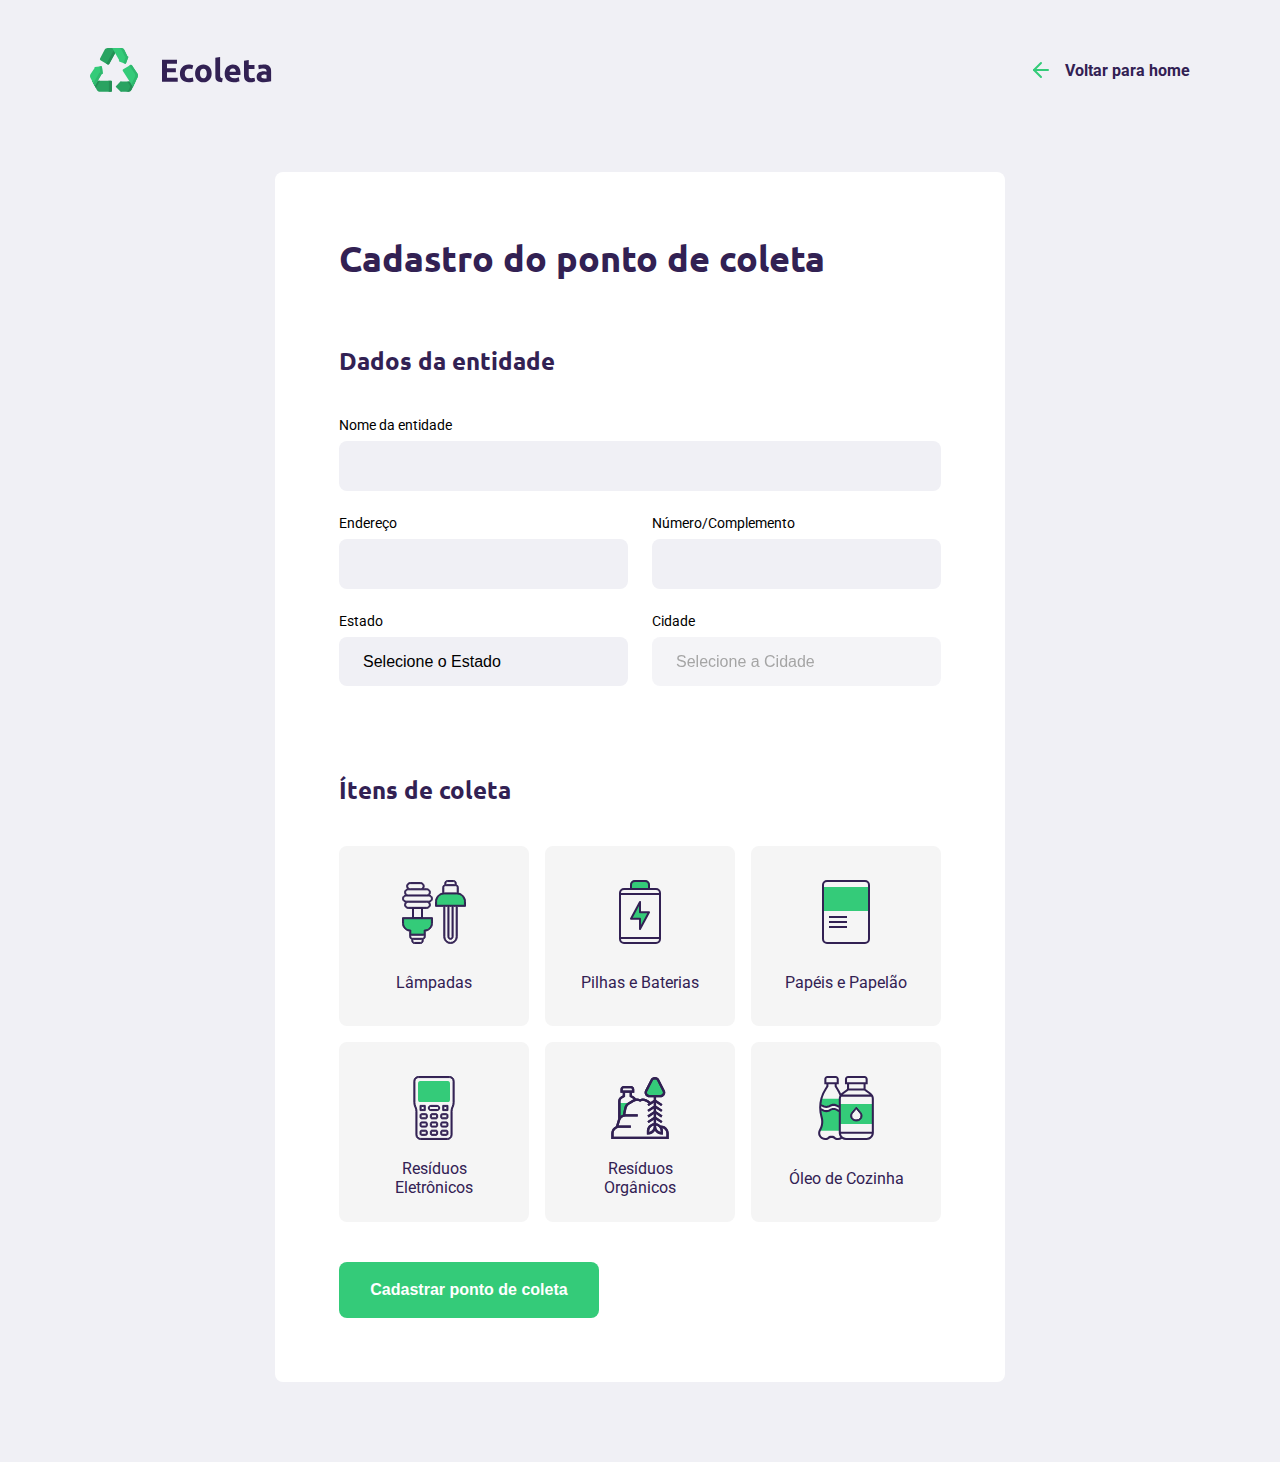
<file: create-point.html>
<!DOCTYPE html>
<html lang="pt_br">

<head>
    <meta charset="UTF-8">
    <meta name="viewport" content="width=device-width, initial-scale=1.0">
    <title>Criar um ponto de coleta</title>


    <link href="https://fonts.googleapis.com/css2?family=Roboto&family=Ubuntu:wght@700&display=swap" rel="stylesheet">

    <link rel="stylesheet" href="/styles/main.css">
    <link rel="stylesheet" href="/styles/create-point.css">

    <link rel="stylesheet" href="/styles/responsive.css">
</head>
<body>

    <div id="page-create-point">

        <header>
            <img src="/assets/logo.svg" alt="Logomarca">
            <a href="index.html">
                <span></span>
                Voltar para home
            </a> 
        </header>

        <form action="">

            <h1>Cadastro do ponto de coleta</h1>

            <fieldset>
                <legend>
                    <h2>Dados da entidade</h2>
                </legend>

                
                <div class="field">
                    <label for="name">Nome da entidade</label>
                    <input type="text" name="name" required>
                </div>

                <div class="field-group">
                    <div class="field">
                        <label for="address">Endereço</label>
                        <input type="text" name="address" required>
                    </div>
                    <div class="field">
                        <label for="address2">Número/Complemento</label>
                        <input type="text" name="address2" required>
                    </div>
                </div>


                <div class="field-group">
                    <div class="field">
                        <label for="state">Estado</label>
                        <select name="uf" required>
                            <option value="">Selecione o Estado</option>
                        </select>

                        <input type="hidden" name="state">
                    </div>

                    <div class="field">
                        <label for="city">Cidade</label>
                        <select name="city" disabled required>
                            <option value="">Selecione a Cidade</option>
                        </select>
                    </div>
                </div>


            </fieldset>

            <fieldset>
                <legend>
                    <h2>Ítens de coleta</h2>
                </legend>


                <div class="items-grid">
                    <li data-id="1">
                        <img src="/assets/lampadas.svg" alt="Lâmpadas">
                        <span>Lâmpadas</span>
                    </li>

                    <li data-id="2">
                        <img src="/assets/baterias.svg" alt="Pilhas e Baterias">
                        <span>Pilhas e Baterias</span>
                    </li>

                    <li data-id="3">
                        <img src="/assets/papeis-papelao.svg" alt="Papéis e Papelão">
                        <span>Papéis e Papelão</span>
                    </li>

                    <li data-id="4">
                        <img src="/assets/eletronicos.svg" alt="Resíduos Eletrônicos">
                        <span>Resíduos Eletrônicos</span>
                    </li>

                    <li data-id="5">
                        <img src="/assets/organicos.svg" alt="Resíduos Orgânicos">
                        <span>Resíduos Orgânicos</span>
                    </li>

                    <li data-id="6">
                        <img src="/assets/oleo.svg" alt="Óleo de Cozinha">
                        <span>Óleo de Cozinha</span>
                    </li>
                </div>

                <input type="hidden" name="items">

            </fieldset>



            <button type="submit">Cadastrar ponto de coleta</button>
        </form>
    
        
    </div>

    <script src="/scripts/create-point.js"></script>
</body>
</html>
</file>
<file: styles/main.css>
:root {
    --title-color: #322153;
    --primary-color: #34cb79;
}

* {
    margin: 0;
    padding: 0;
    box-sizing: border-box;
}

html {
    font-family: Roboto, sans-serif;
}

body {
    background: #f0f0f5;
    -webkit-font-smoothing: antialiased;
}

a {
    text-decoration: none;
}

h1, h2, h3, h4, h5, h6 {
    font-family: Ubuntu, sans-serif;
    color: var(--title-color);
}

/* BOX MODEL

Modelo de caixa
Toda caixa tem 
largura, altura, espaçamentos, preenchimentos
bordas, cor, fundo, maneira que é vista pelo html (display),
posicionamento, alinhamentos
*/
</file>
<file: styles/create-point.css>
#page-create-point {
    width: 90%;
    max-width: 1100px;

    margin: 0 auto;
}

#page-create-point header {
    margin-top: 48px;

    display: flex;
    justify-content: space-between;
    align-items: center;
}

#page-create-point header a {
    color: var(--title-color);
    font-weight: bold;

    display: flex;
    align-items: center;
}

#page-create-point header a span {
    margin-right: 16px;
    background-image: url('../assets/arrow-left.svg');

    display: flex;

    width: 20px;
    height: 24px;
}

form {
    background-color: white;

    margin: 80px auto;
    padding: 64px;

    border-radius: 8px;

    max-width: 730px;
}



form h1 {
    font-size: 36px;
}

form fieldset {
    margin-top: 64px;

    border: 0;
}

form legend {
    margin-bottom: 40px;
}

form legend h2 {
    font-size: 24px;
}

form .field {
    flex: 1;

    display: flex;
    flex-direction: column;

    margin-bottom: 24px;
}

form .field-group {
    display: flex;
}

form input,
form select {
    background-color: #f0f0f5;

    border: 0;
    padding: 16px 24px;
    font-size: 16px;

    border-radius: 8px;


    /* outline: none; */
}

form select {
    -webkit-appearance: none;
    -moz-appearance: none;
    appearance: none;
}

form label {
    font-size: 14px;
    margin-bottom: 8px;
}

form .field-group .field + .field {
    margin-left: 24px;
}

form button {
    width: 260px;
    height: 56px;

    background-color: var(--primary-color);
    border-radius: 8px;

    color: white;
    font-weight: bold;
    font-size: 16px;

    border: 0;

    margin-top:40px;

    transition: background-color 400ms;
}

form button:hover{
    background-color: #2fb86e;
}

.items-grid {
    display: grid;
    grid-template-columns: 1fr 1fr 1fr;
    gap: 16px;
}

.items-grid li {
    background-color: #f5f5f5;
    list-style: none;

    border: 2px solid #f5f5f5;
    border-radius: 8px;

    height: 180px;

    padding: 32px 24px 16px;

    display: flex;
    flex-direction: column;
    align-items: center;
    justify-content: space-between;

    text-align: center;

    cursor: pointer;
}

.items-grid li span {
    margin-top: 12px;

    flex:1;

    display: flex;
    align-items: center;

    color: var(--title-color);
}

.items-grid li.selected {
    background: #e1faec;
    border: 2px solid #34cb79;
}

.items-grid li img,
.items-grid li span {
    pointer-events: none;
}
</file>
<file: styles/responsive.css>
@media (max-width: 900px) {
    #page-home {
        background-position-x: 70vw;
    }

    #page-home .content {
        align-items: center;
        text-align: center;
    }

    #page-home header a {
        position: absolute;
        bottom: 48px;

        left: 50%;
        transform: translateX(-50%);
    }

    #page-home main {
        align-items: center;
    }

    #page-search-results .cards {
        grid-template-columns: 1fr;
    }

    #page-search-results .cards img {
        height: 250px;
    }
}

@media (min-width: 1700px) {
    #page-home {
        background-position-x: 40vw;
    }
}

@media (max-height: 760px) {
    #page-home {
        background-position-y: 200px;
    }
}
</file>
